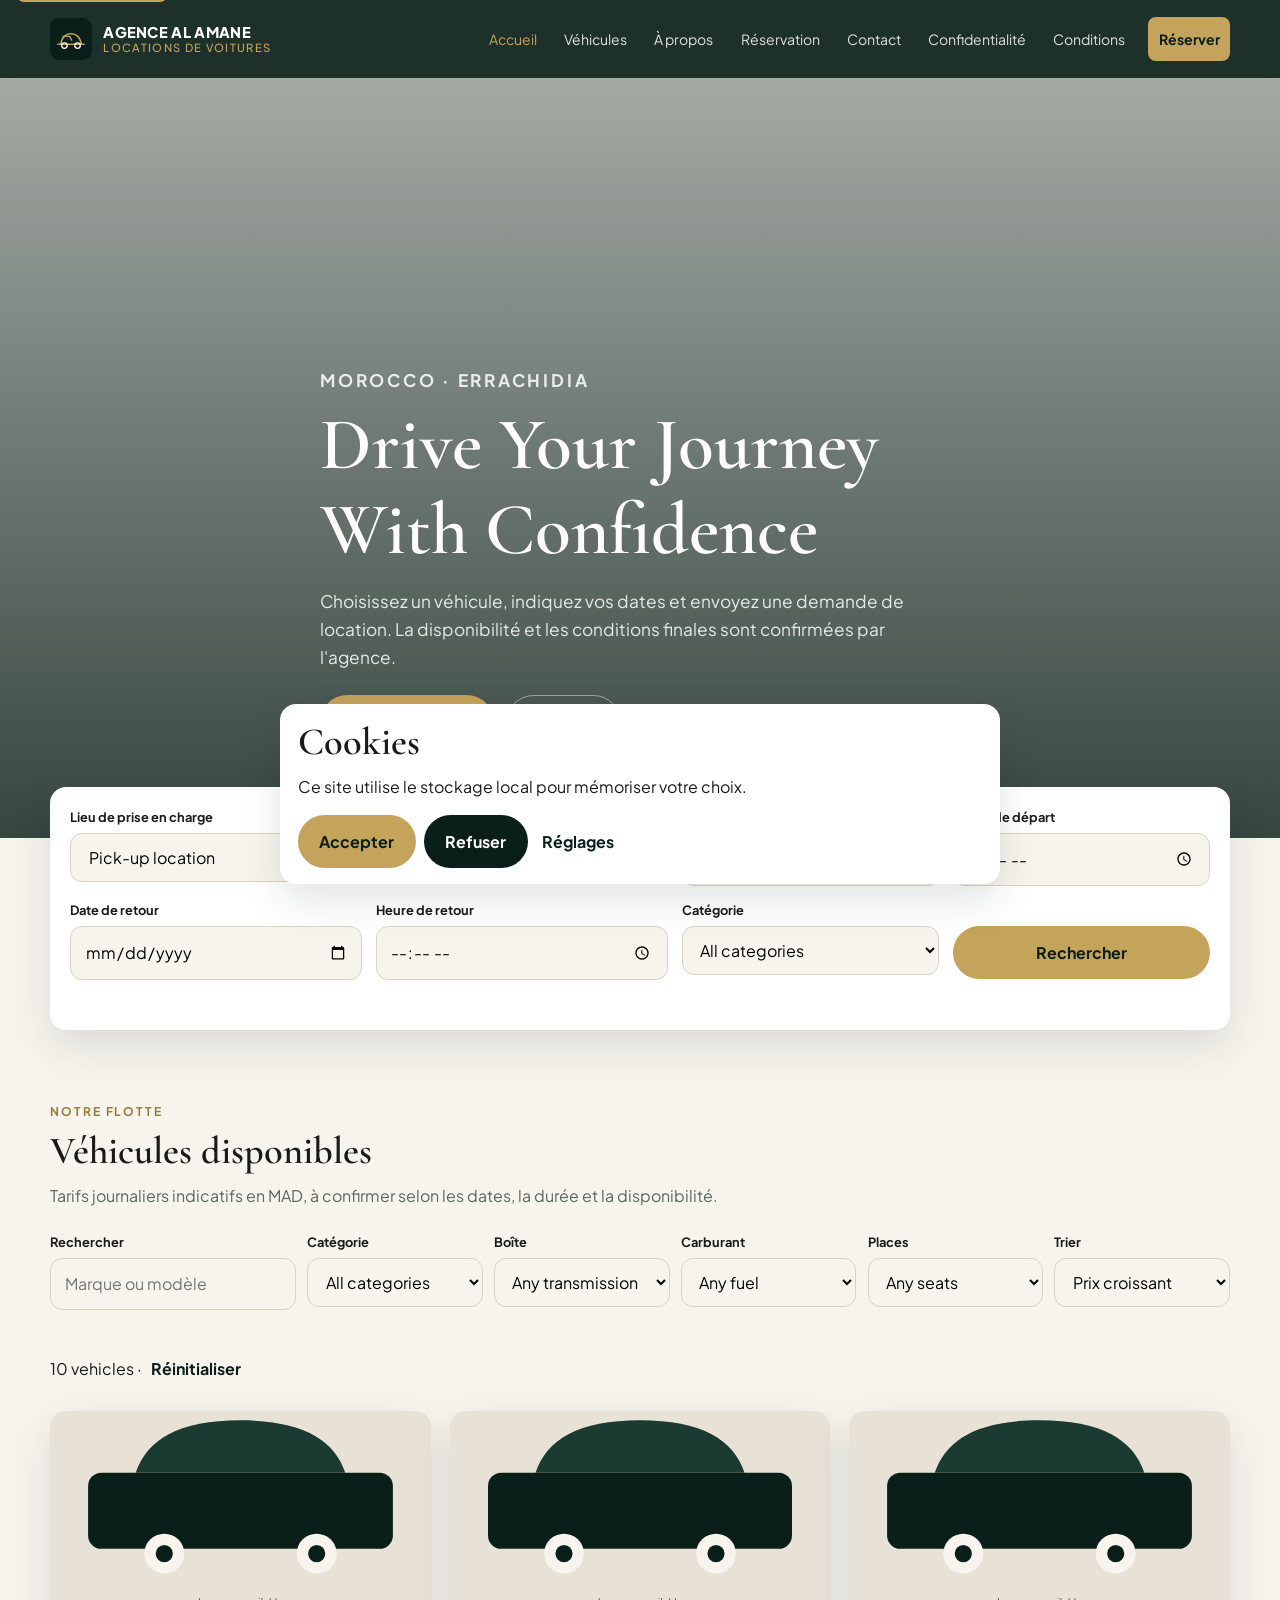
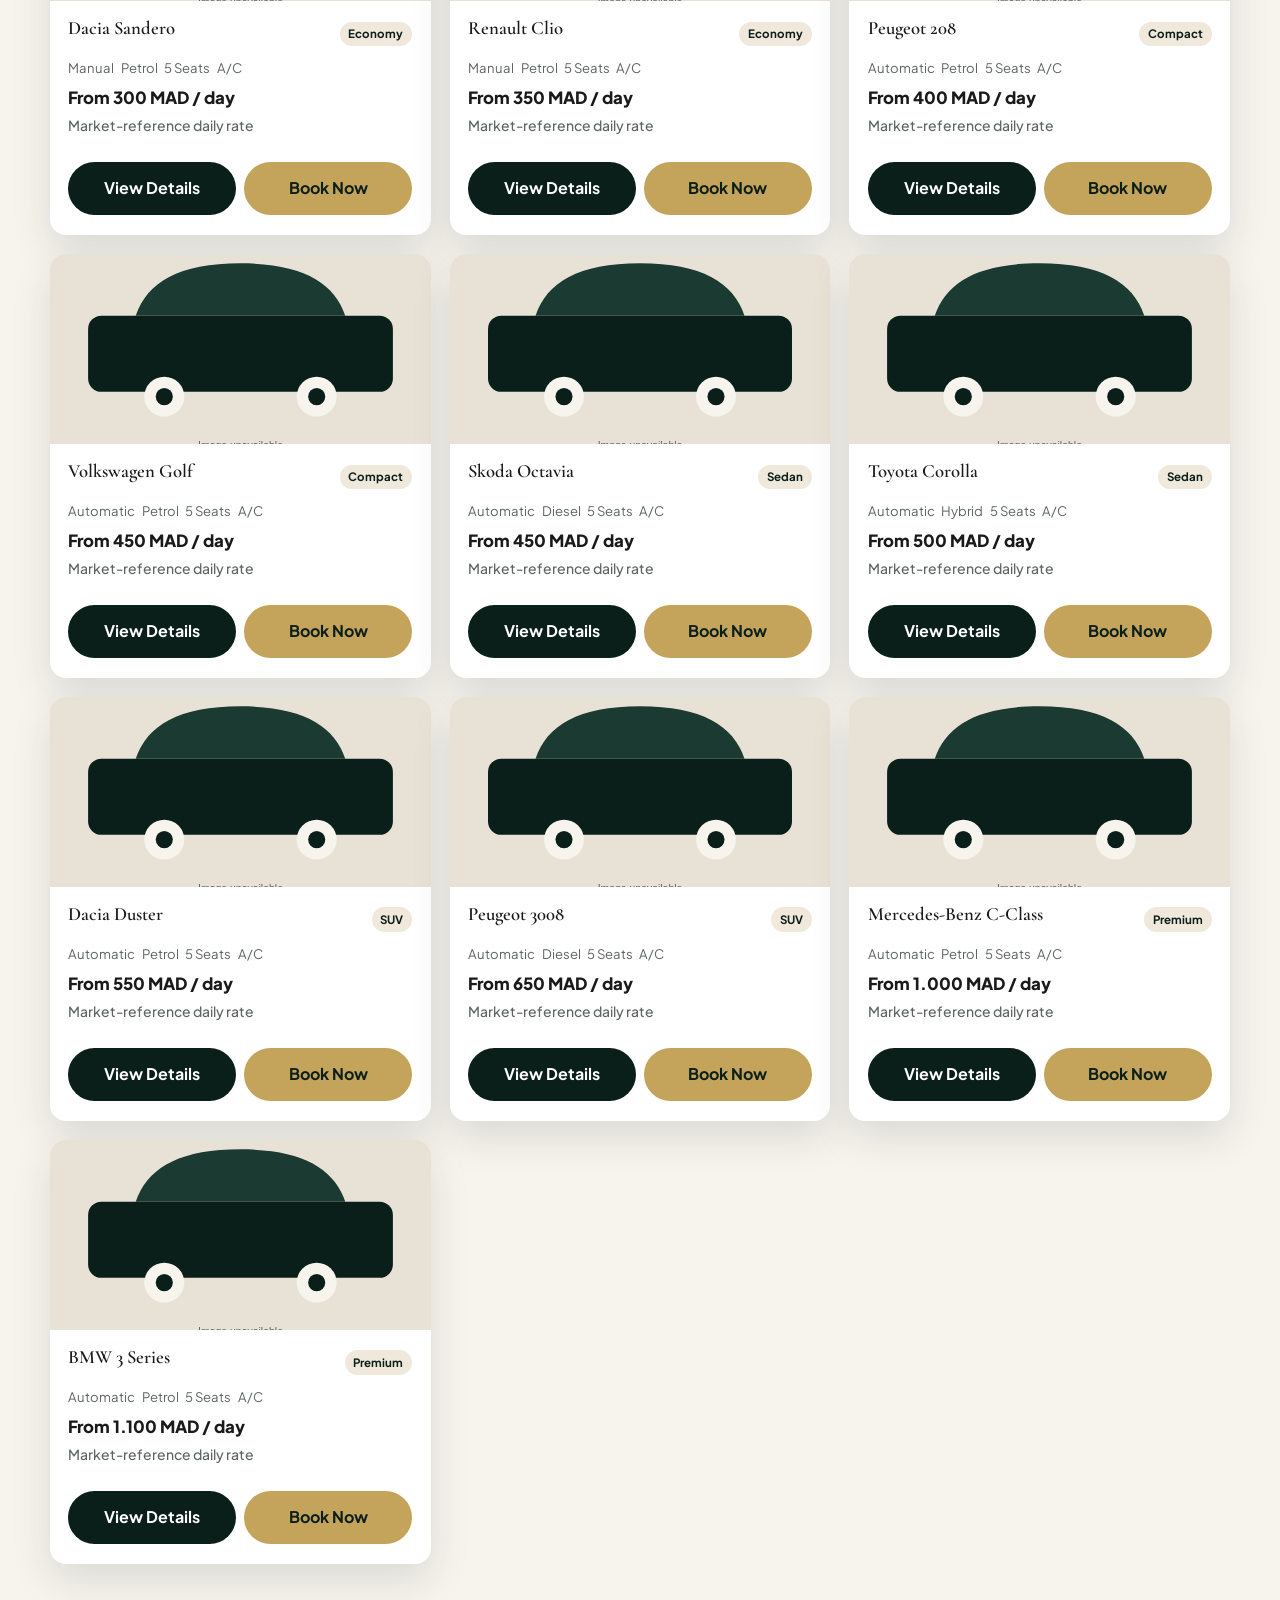
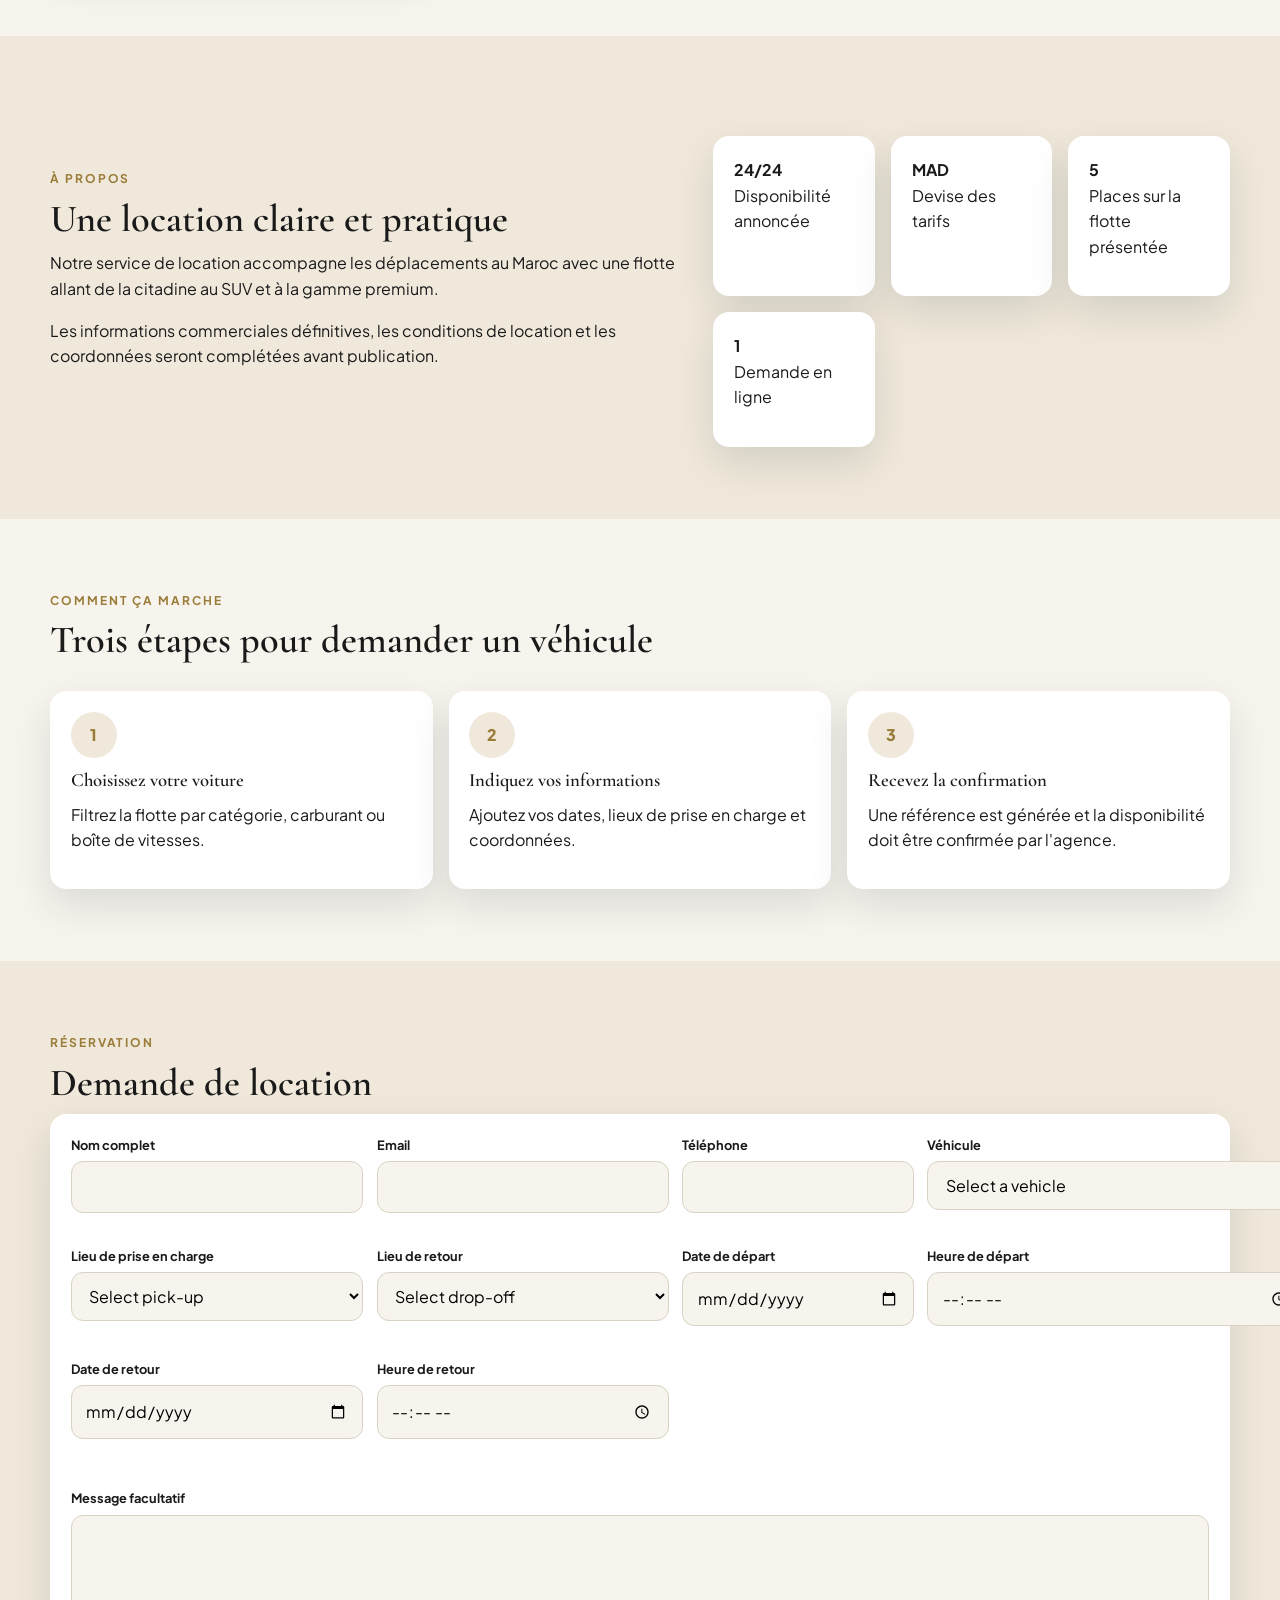
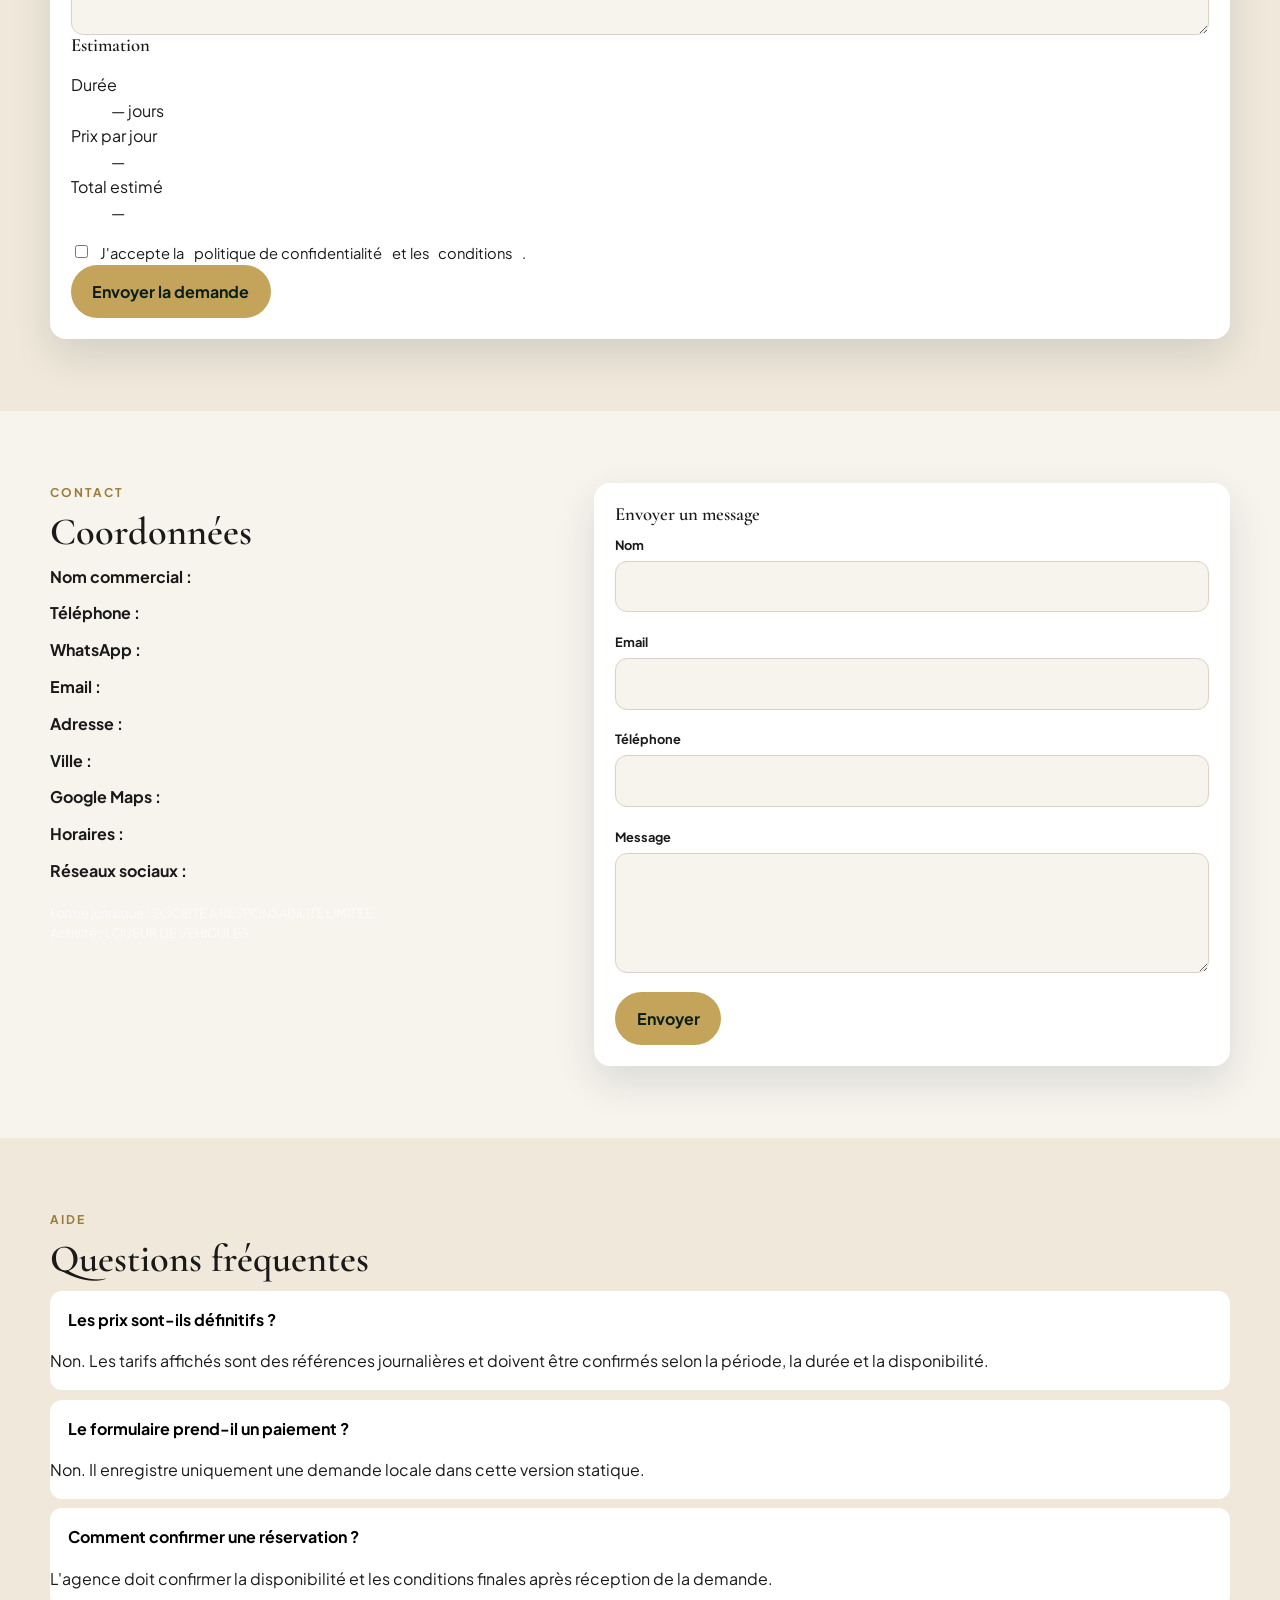
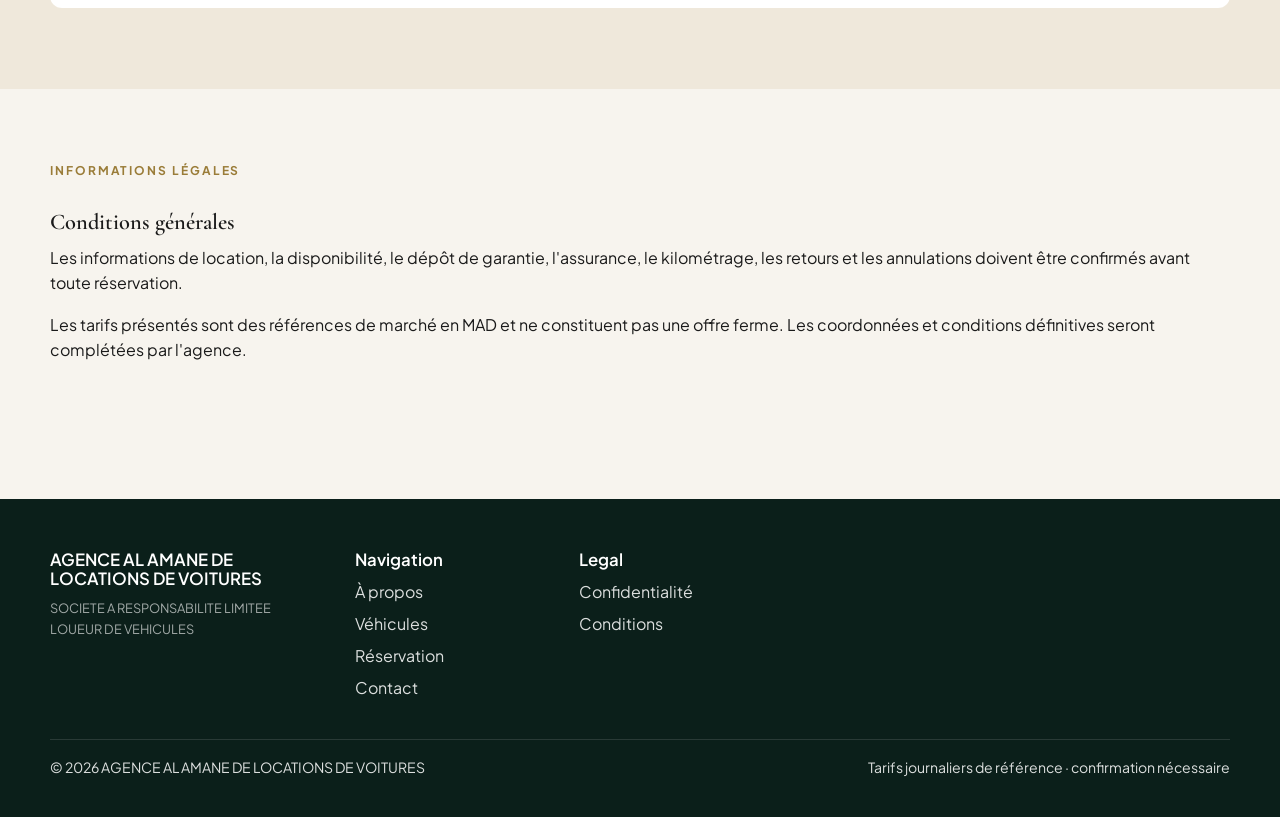
<file: index.html>
<!DOCTYPE html>
<html lang="fr">
<head>
  <meta charset="UTF-8">
  <meta name="viewport" content="width=device-width, initial-scale=1">
  <title>AGENCE AL AMANE DE LOCATIONS DE VOITURES | Morocco</title>
  <meta name="description" content="Browse vehicles and send a car rental request in Morocco.">
  <meta name="robots" content="index,follow">
  <link rel="canonical" href="index.html">
  <link rel="icon" href="assets/icons/logo.svg" type="image/svg+xml">
  <link rel="preconnect" href="https://fonts.googleapis.com">
  <link rel="preconnect" href="https://fonts.gstatic.com" crossorigin>
  <link href="https://fonts.googleapis.com/css2?family=Cormorant+Garamond:wght@600;700&family=Plus+Jakarta+Sans:wght@400;500;600;700;800&display=swap" rel="stylesheet">
  <link rel="stylesheet" href="css/style.css">
</head>
<body data-page="home" class="has-mobile-cta">
  <a class="skip-link" href="#main">Aller au contenu</a>
  <header class="site-header"><div class="container header-inner"><a class="logo" href="#home"><img src="assets/icons/logo.svg" alt=""><span>AGENCE AL AMANE<small>Locations de voitures</small></span></a><button class="nav-toggle" type="button" aria-expanded="false" aria-controls="site-nav" aria-label="Ouvrir le menu"><span></span></button><nav id="site-nav" class="site-nav" aria-label="Navigation principale"><a href="#home" aria-current="page">Accueil</a><a href="#cars">Véhicules</a><a href="#about">À propos</a><a href="#booking">Réservation</a><a href="#contact">Contact</a><a href="privacy-policy.html">Confidentialité</a><a href="#terms">Conditions</a><a class="btn btn-primary" href="#booking">Réserver</a></nav></div></header>
  <main id="main">
    <section class="hero" id="home" aria-label="Introduction"><div class="container hero-content"><p class="section-kicker">Morocco · Errachidia</p><h1>Drive Your Journey With Confidence</h1><p>Choisissez un véhicule, indiquez vos dates et envoyez une demande de location. La disponibilité et les conditions finales sont confirmées par l'agence.</p><div class="hero-actions"><a class="btn btn-primary" href="#cars">Voir les véhicules</a><a class="btn btn-secondary" href="#booking">Réserver</a></div></div></section>
    <div class="container search-panel"><form class="search-card" id="quick-search" novalidate><h2 class="sr-only">Recherche rapide</h2><div class="search-grid"><div class="field"><label for="pickupLocation">Lieu de prise en charge</label><select id="pickupLocation" name="pickupLocation" required></select></div><div class="field"><label for="dropoffLocation">Lieu de retour</label><select id="dropoffLocation" name="dropoffLocation" required></select></div><div class="field"><label for="pickupDate">Date de départ</label><input id="pickupDate" name="pickupDate" type="date" required></div><div class="field"><label for="pickupTime">Heure de départ</label><input id="pickupTime" name="pickupTime" type="time" required></div><div class="field"><label for="returnDate">Date de retour</label><input id="returnDate" name="returnDate" type="date" required></div><div class="field"><label for="returnTime">Heure de retour</label><input id="returnTime" name="returnTime" type="time" required></div><div class="field"><label for="category">Catégorie</label><select id="category" name="category"></select></div><div class="field"><label>&nbsp;</label><button class="btn btn-primary" type="submit">Rechercher</button></div></div><p class="form-error" data-form-error role="alert"></p></form></div>
    <section class="section" id="cars" aria-labelledby="cars-title"><div class="container"><p class="section-kicker">Notre flotte</p><h2 id="cars-title" class="section-title">Véhicules disponibles</h2><p class="section-lead">Tarifs journaliers indicatifs en MAD, à confirmer selon les dates, la durée et la disponibilité.</p><div class="cars-toolbar"><div class="field"><label for="car-search">Rechercher</label><input id="car-search" type="search" placeholder="Marque ou modèle"></div><div class="field"><label for="filter-category">Catégorie</label><select id="filter-category"></select></div><div class="field"><label for="filter-transmission">Boîte</label><select id="filter-transmission"></select></div><div class="field"><label for="filter-fuel">Carburant</label><select id="filter-fuel"></select></div><div class="field"><label for="filter-seats">Places</label><select id="filter-seats"></select></div><div class="field"><label for="filter-sort">Trier</label><select id="filter-sort"><option value="price-asc">Prix croissant</option><option value="price-desc">Prix décroissant</option><option value="az">A à Z</option><option value="za">Z à A</option></select></div></div><p><span id="results-count"></span> · <button class="btn btn-text" type="button" id="reset-filters">Réinitialiser</button></p><div id="car-list" class="car-grid" aria-live="polite"></div></div></section>
    <section class="section" id="about" style="background:#efe8db" aria-labelledby="about-title"><div class="container split"><div><p class="section-kicker">À propos</p><h2 id="about-title" class="section-title">Une location claire et pratique</h2><p>Notre service de location accompagne les déplacements au Maroc avec une flotte allant de la citadine au SUV et à la gamme premium.</p><p>Les informations commerciales définitives, les conditions de location et les coordonnées seront complétées avant publication.</p></div><div class="stats-grid"><article class="stat-card card"><strong>24/24</strong><p>Disponibilité annoncée</p></article><article class="stat-card card"><strong>MAD</strong><p>Devise des tarifs</p></article><article class="stat-card card"><strong>5</strong><p>Places sur la flotte présentée</p></article><article class="stat-card card"><strong>1</strong><p>Demande en ligne</p></article></div></div></section>
    <section class="section" aria-labelledby="how-title"><div class="container"><p class="section-kicker">Comment ça marche</p><h2 id="how-title" class="section-title">Trois étapes pour demander un véhicule</h2><div class="steps"><article class="step-card"><div class="icon-circle">1</div><h3>Choisissez votre voiture</h3><p>Filtrez la flotte par catégorie, carburant ou boîte de vitesses.</p></article><article class="step-card"><div class="icon-circle">2</div><h3>Indiquez vos informations</h3><p>Ajoutez vos dates, lieux de prise en charge et coordonnées.</p></article><article class="step-card"><div class="icon-circle">3</div><h3>Recevez la confirmation</h3><p>Une référence est générée et la disponibilité doit être confirmée par l'agence.</p></article></div></div></section>
    <section class="section" id="booking" style="background:#efe8db" aria-labelledby="booking-title"><div class="container"><p class="section-kicker">Réservation</p><h2 id="booking-title" class="section-title">Demande de location</h2><form class="card booking-form" id="booking-form" style="padding:1.3rem" novalidate><div class="form-grid"><div class="field"><label for="fullName">Nom complet</label><input id="fullName" name="fullName" autocomplete="name" required><span class="field-error"></span></div><div class="field"><label for="email">Email</label><input id="email" name="email" type="email" autocomplete="email" required><span class="field-error"></span></div><div class="field"><label for="phone">Téléphone</label><input id="phone" name="phone" autocomplete="tel" inputmode="tel" required><span class="field-error"></span></div><div class="field"><label for="vehicleId">Véhicule</label><select id="vehicleId" name="vehicleId" required></select><span class="field-error"></span></div><div class="field"><label for="b-pickupLocation">Lieu de prise en charge</label><select id="b-pickupLocation" name="pickupLocation" required></select><span class="field-error"></span></div><div class="field"><label for="b-dropoffLocation">Lieu de retour</label><select id="b-dropoffLocation" name="dropoffLocation" required></select><span class="field-error"></span></div><div class="field"><label for="b-pickupDate">Date de départ</label><input id="b-pickupDate" name="pickupDate" type="date" required><span class="field-error"></span></div><div class="field"><label for="b-pickupTime">Heure de départ</label><input id="b-pickupTime" name="pickupTime" type="time" required><span class="field-error"></span></div><div class="field"><label for="b-returnDate">Date de retour</label><input id="b-returnDate" name="returnDate" type="date" required><span class="field-error"></span></div><div class="field"><label for="b-returnTime">Heure de retour</label><input id="b-returnTime" name="returnTime" type="time" required><span class="field-error"></span></div></div><p class="form-error" id="date-error" role="alert"></p><div class="field"><label for="message">Message facultatif</label><textarea id="message" name="message"></textarea></div><h3>Estimation</h3><dl class="estimate"><dt>Durée</dt><dd><span id="calc-days">—</span> jours</dd><dt>Prix par jour</dt><dd id="calc-price">—</dd><dt>Total estimé</dt><dd id="calc-total">—</dd></dl><label class="checkbox"><input type="checkbox" name="acceptTerms" required> J'accepte la <a href="privacy-policy.html">politique de confidentialité</a> et les <a href="#terms">conditions</a>.<span class="field-error"></span></label><button class="btn btn-primary" type="submit">Envoyer la demande</button></form></div></section>
    <section class="section" id="contact" aria-labelledby="contact-title"><div class="container contact-grid"><div><p class="section-kicker">Contact</p><h2 id="contact-title" class="section-title">Coordonnées</h2><ul class="info-list"><li><strong>Nom commercial :</strong></li><li><strong>Téléphone :</strong></li><li><strong>WhatsApp :</strong></li><li><strong>Email :</strong></li><li><strong>Adresse :</strong></li><li><strong>Ville :</strong></li><li><strong>Google Maps :</strong></li><li><strong>Horaires :</strong></li><li><strong>Réseaux sociaux :</strong></li></ul><p class="legal-id">Forme juridique : SOCIETE A RESPONSABILITE LIMITEE<br>Activité : LOUEUR DE VEHICULES</p></div><form class="card" id="contact-form" style="padding:1.3rem" novalidate><h3>Envoyer un message</h3><p class="form-success" id="contact-success" hidden></p><div class="field"><label for="home-name">Nom</label><input id="home-name" name="name" required><span class="field-error"></span></div><div class="field"><label for="home-email">Email</label><input id="home-email" name="email" type="email" required><span class="field-error"></span></div><div class="field"><label for="home-phone">Téléphone</label><input id="home-phone" name="phone" required><span class="field-error"></span></div><div class="field"><label for="home-message">Message</label><textarea id="home-message" name="message" required></textarea><span class="field-error"></span></div><button class="btn btn-primary" type="submit">Envoyer</button></form></div></section>
    <section class="section" id="faq" style="background:#efe8db" aria-labelledby="faq-title"><div class="container"><p class="section-kicker">Aide</p><h2 id="faq-title" class="section-title">Questions fréquentes</h2><div class="faq-item"><button type="button" aria-expanded="false">Les prix sont-ils définitifs ?</button><p>Non. Les tarifs affichés sont des références journalières et doivent être confirmés selon la période, la durée et la disponibilité.</p></div><div class="faq-item"><button type="button" aria-expanded="false">Le formulaire prend-il un paiement ?</button><p>Non. Il enregistre uniquement une demande locale dans cette version statique.</p></div><div class="faq-item"><button type="button" aria-expanded="false">Comment confirmer une réservation ?</button><p>L'agence doit confirmer la disponibilité et les conditions finales après réception de la demande.</p></div></div></section>
    <section class="section legal-page" id="terms" aria-labelledby="terms-title"><div class="container"><p class="section-kicker">Informations légales</p><h2 id="terms-title" class="section-title">Conditions générales</h2><p>Les informations de location, la disponibilité, le dépôt de garantie, l'assurance, le kilométrage, les retours et les annulations doivent être confirmés avant toute réservation.</p><p>Les tarifs présentés sont des références de marché en MAD et ne constituent pas une offre ferme. Les coordonnées et conditions définitives seront complétées par l'agence.</p></div></section>
  </main>
  <footer class="site-footer"><div class="container footer-grid"><div><h2>AGENCE AL AMANE DE LOCATIONS DE VOITURES</h2><p class="legal-id">SOCIETE A RESPONSABILITE LIMITEE<br>LOUEUR DE VEHICULES</p></div><div><h3>Navigation</h3><ul><li><a href="#about">À propos</a></li><li><a href="#cars">Véhicules</a></li><li><a href="#booking">Réservation</a></li><li><a href="#contact">Contact</a></li></ul></div><div><h3>Legal</h3><ul><li><a href="privacy-policy.html">Confidentialité</a></li><li><a href="#terms">Conditions</a></li></ul></div></div><div class="container footer-bottom"><p>© <span data-year></span> AGENCE AL AMANE DE LOCATIONS DE VOITURES</p><p>Tarifs journaliers de référence · confirmation nécessaire</p></div></footer>
  <div class="modal" id="car-modal" aria-hidden="true" role="dialog" aria-labelledby="modal-title"><div class="modal-dialog"><button class="modal-close" type="button" aria-label="Fermer">&times;</button><img id="modal-image" alt="" width="760" height="280"><div class="modal-body"><h2 id="modal-title"></h2><p id="modal-category" class="badge"></p><p id="modal-price" class="price"></p><p id="modal-specs"></p><p id="modal-description"></p><a class="btn btn-primary" id="modal-book" href="#booking">Réserver ce véhicule</a></div></div></div>
  <div class="modal" id="booking-success" aria-hidden="true" role="dialog" aria-labelledby="success-title"><div class="modal-dialog modal-body"><button class="modal-close" type="button" id="close-success" aria-label="Fermer">&times;</button><h2 id="success-title">Demande envoyée</h2><p>Référence : <strong id="confirm-ref"></strong></p><p>Véhicule : <span id="confirm-car"></span></p><p>Total estimé : <span id="confirm-total"></span></p></div></div>
  <div class="cookie-banner" id="cookie-banner" role="dialog" aria-labelledby="cookie-title"><h2 id="cookie-title" class="section-title">Cookies</h2><p>Ce site utilise le stockage local pour mémoriser votre choix.</p><div class="cookie-actions"><button class="btn btn-primary" id="cookie-accept" type="button">Accepter</button><button class="btn btn-ghost" id="cookie-decline" type="button">Refuser</button><button class="btn btn-text" id="cookie-settings-btn" type="button">Réglages</button></div><div class="cookie-settings" id="cookie-settings"><label class="checkbox"><input type="checkbox" checked disabled> Essentiel</label><label class="checkbox"><input id="cookie-analytics" type="checkbox"> Analytique facultatif</label><button class="btn btn-primary" id="cookie-save" type="button">Enregistrer</button></div></div>
  <button class="scroll-top" id="scroll-top" type="button" aria-label="Retour en haut">↑</button><div class="mobile-cta"><a class="btn btn-primary" href="#booking">Réserver</a></div><script src="js/script.js"></script>
</body>
</html>
</file>
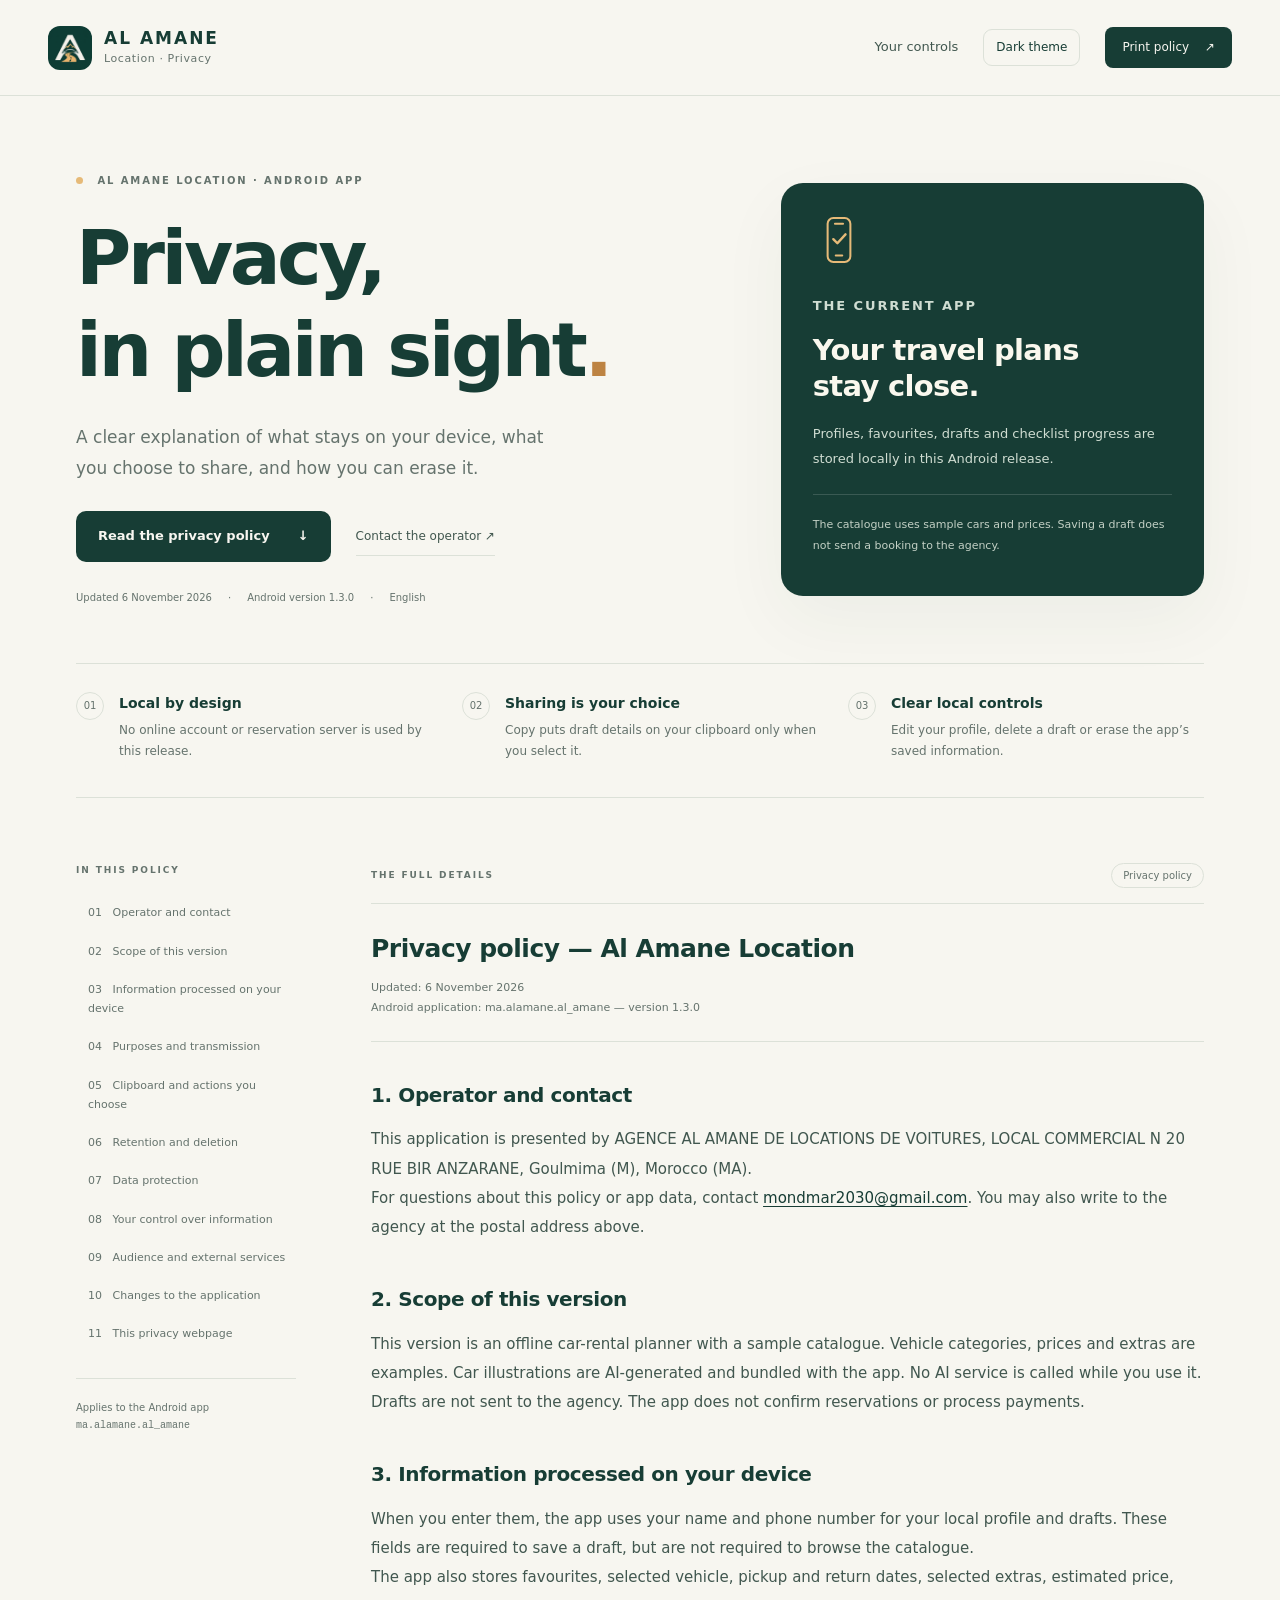
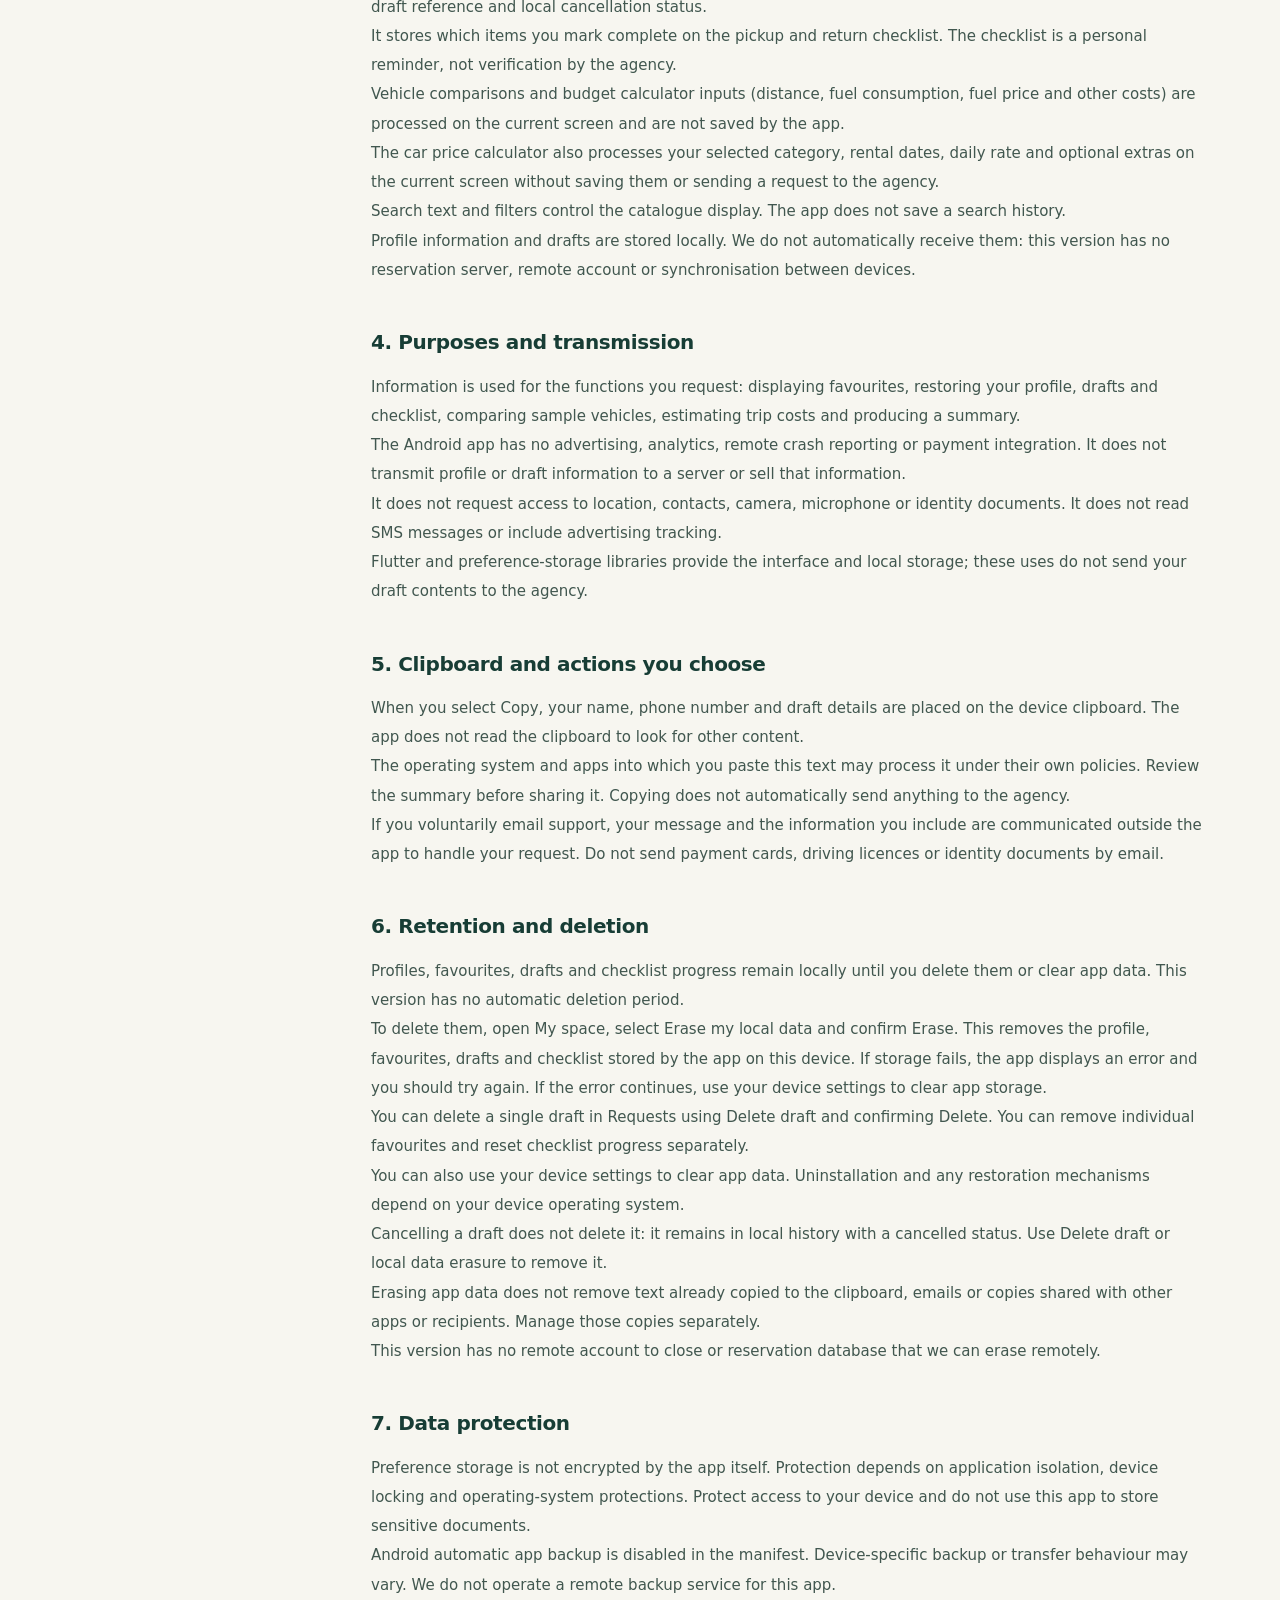
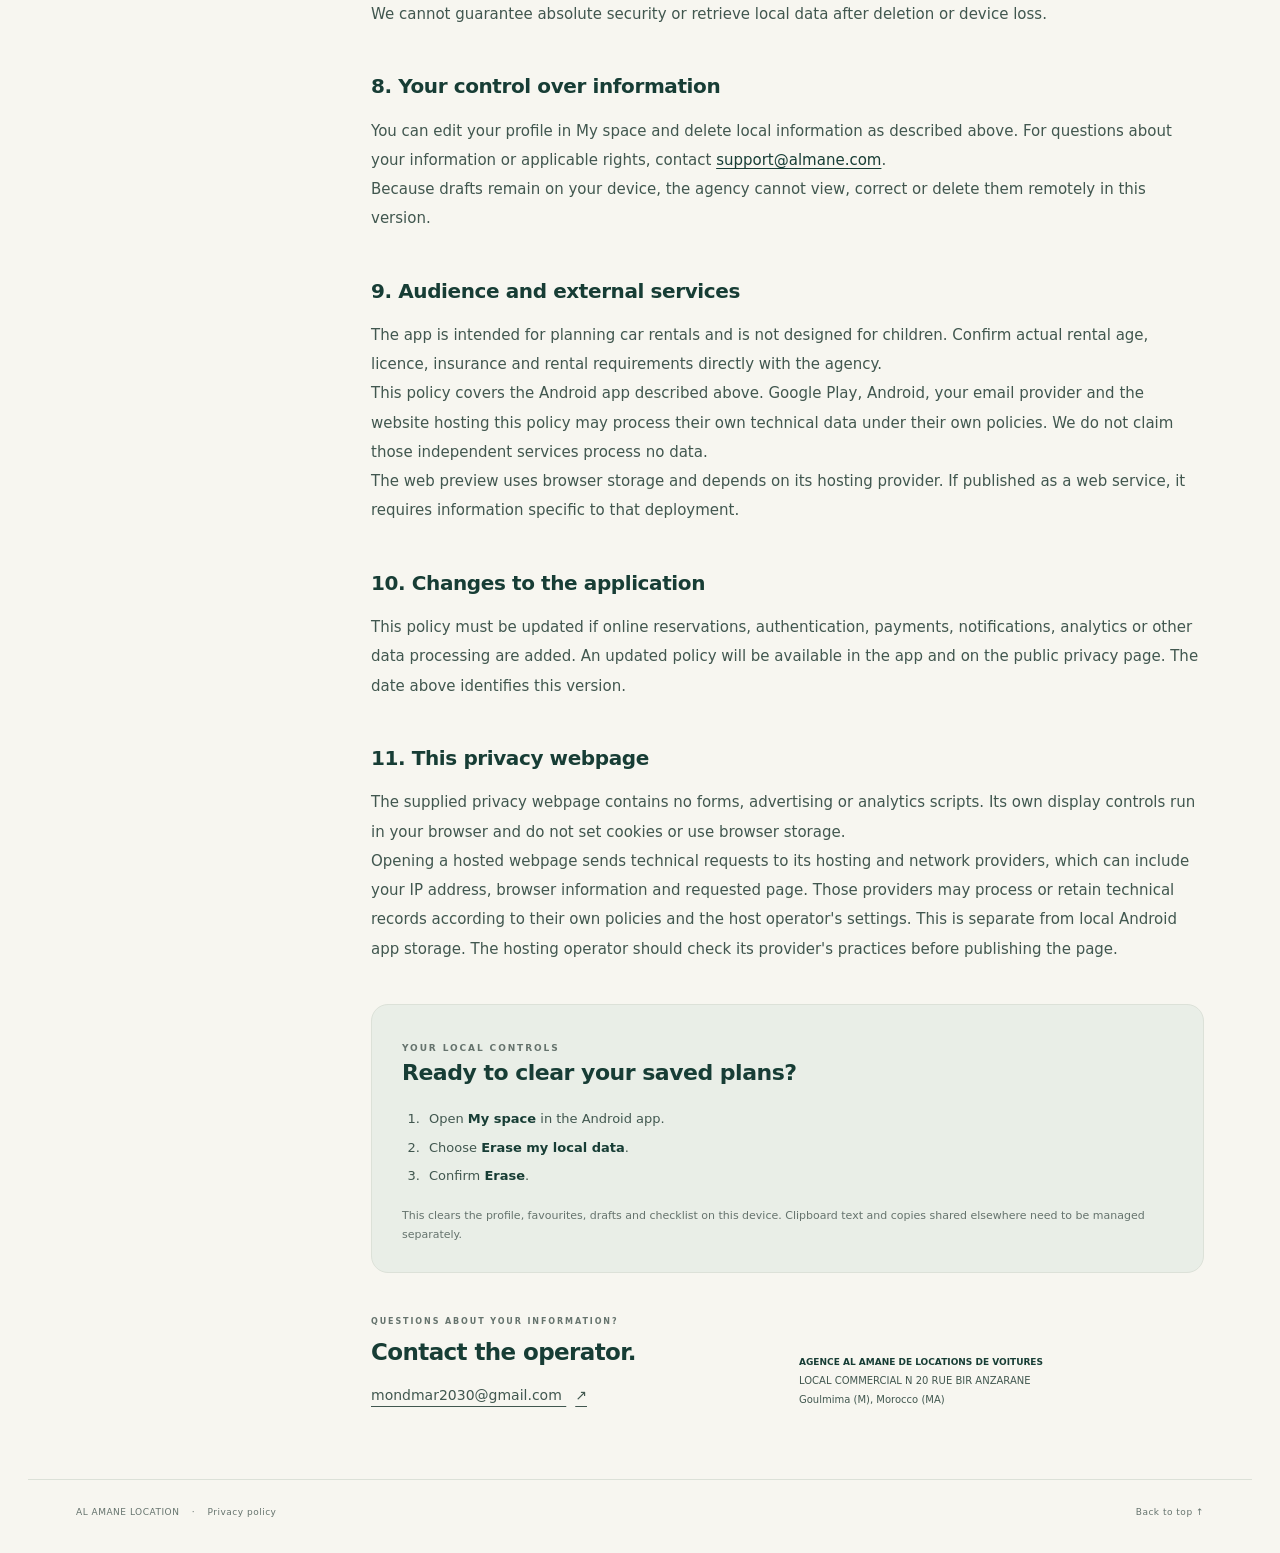
<file: privacy-policy.html>
<!doctype html>
<html lang="en" data-theme="light">
<head>
  <meta charset="utf-8">
  <meta name="viewport" content="width=device-width, initial-scale=1">
  <meta name="description" content="Privacy policy for Al Amane Location, the offline car-rental planning app for Goulmima, Morocco.">
  <meta name="referrer" content="no-referrer">
  <meta http-equiv="Content-Security-Policy" content="default-src 'self'; script-src 'self'; style-src 'self'; img-src 'self' data:; connect-src 'none'; object-src 'none'; base-uri 'none'; form-action 'none'">
  <meta name="theme-color" content="#173d35">
  <title>Privacy policy — Al Amane Location</title>
  <link rel="icon" href="privacy-assets/logo.png" type="image/png">
  <link rel="stylesheet" href="privacy-assets/styles.css">
  <script src="privacy-assets/site.js" defer></script>
</head>
<body>
  <a class="skip-link" href="#policy-text">Skip to the privacy policy</a>
  <header class="site-header">
    <a class="brand" href="#top" aria-label="Al Amane Location privacy page">
      <img src="privacy-assets/logo.png" width="44" height="44" alt="Al Amane emblem">
      <span><strong>AL AMANE</strong><small>Location · Privacy</small></span>
    </a>
    <nav class="header-actions" aria-label="Page controls">
      <a href="#policy-6" class="header-link">Your controls</a>
      <button type="button" id="theme-toggle" class="icon-button" aria-label="Dark theme" aria-pressed="false" hidden>Dark theme</button>
      <button type="button" id="print-button" class="print-button" hidden>Print policy <span aria-hidden="true">↗</span></button>
    </nav>
  </header>
  <progress id="reading-progress" class="reading-progress" max="100" value="0" aria-label="Page reading progress" hidden></progress>
  <main id="top">
    <section class="hero" aria-labelledby="page-title">
      <div class="hero-copy">
        <p class="eyebrow"><span class="status-dot" aria-hidden="true"></span> AL AMANE LOCATION · ANDROID APP</p>
        <h1 id="page-title">Privacy,<br>in plain sight<span class="gold-stop">.</span></h1>
        <p class="hero-lead">A clear explanation of what stays on your device, what you choose to share, and how you can erase it.</p>
        <div class="hero-buttons"><a class="primary-link" href="#policy-text">Read the privacy policy <span aria-hidden="true">↓</span></a><a class="text-link" href="#policy-1">Contact the operator <span aria-hidden="true">↗</span></a></div>
        <div class="edition"><span>Updated <time datetime="2026-11-06">6 November 2026</time></span><span>Android version 1.3.0</span><span>English</span></div>
      </div>
      <aside class="hero-note" aria-label="About this release">
        <div class="note-symbol" aria-hidden="true"><svg viewBox="0 0 64 64" fill="none"><rect x="18" y="5" width="28" height="54" rx="7" stroke="currentColor" stroke-width="2.5"/><path d="M27 12h10M28 51h8" stroke="currentColor" stroke-width="2.5" stroke-linecap="round"/><path d="m25 31 5 5 10-11" stroke="currentColor" stroke-width="3" stroke-linecap="round" stroke-linejoin="round"/></svg></div>
        <p class="eyebrow">THE CURRENT APP</p><h2>Your travel plans<br>stay close.</h2>
        <p>Profiles, favourites, drafts and checklist progress are stored locally in this Android release.</p>
        <div class="note-rule"></div>
        <p class="note-small">The catalogue uses sample cars and prices. Saving a draft does not send a booking to the agency.</p>
      </aside>
    </section>
    <section class="quick-facts" aria-label="Privacy overview">
      <article><span class="fact-number">01</span><div><h2>Local by design</h2><p>No online account or reservation server is used by this release.</p></div></article>
      <article><span class="fact-number">02</span><div><h2>Sharing is your choice</h2><p>Copy puts draft details on your clipboard only when you select it.</p></div></article>
      <article><span class="fact-number">03</span><div><h2>Clear local controls</h2><p>Edit your profile, delete a draft or erase the app’s saved information.</p></div></article>
    </section>
    <div class="document-layout">
      <aside class="contents-panel"><p class="eyebrow">IN THIS POLICY</p><nav aria-label="Policy contents"><a href="#policy-1">01 &nbsp; Operator and contact</a>
<a href="#policy-2">02 &nbsp; Scope of this version</a>
<a href="#policy-3">03 &nbsp; Information processed on your device</a>
<a href="#policy-4">04 &nbsp; Purposes and transmission</a>
<a href="#policy-5">05 &nbsp; Clipboard and actions you choose</a>
<a href="#policy-6">06 &nbsp; Retention and deletion</a>
<a href="#policy-7">07 &nbsp; Data protection</a>
<a href="#policy-8">08 &nbsp; Your control over information</a>
<a href="#policy-9">09 &nbsp; Audience and external services</a>
<a href="#policy-10">10 &nbsp; Changes to the application</a>
<a href="#policy-11">11 &nbsp; This privacy webpage</a></nav><div class="contents-foot">Applies to the Android app<br><code>ma.alamane.al_amane</code></div></aside>
      <div class="policy-column">
        <details class="mobile-contents"><summary>Jump to a policy section</summary><nav aria-label="Mobile policy contents"><a href="#policy-1">01 &nbsp; Operator and contact</a>
<a href="#policy-2">02 &nbsp; Scope of this version</a>
<a href="#policy-3">03 &nbsp; Information processed on your device</a>
<a href="#policy-4">04 &nbsp; Purposes and transmission</a>
<a href="#policy-5">05 &nbsp; Clipboard and actions you choose</a>
<a href="#policy-6">06 &nbsp; Retention and deletion</a>
<a href="#policy-7">07 &nbsp; Data protection</a>
<a href="#policy-8">08 &nbsp; Your control over information</a>
<a href="#policy-9">09 &nbsp; Audience and external services</a>
<a href="#policy-10">10 &nbsp; Changes to the application</a>
<a href="#policy-11">11 &nbsp; This privacy webpage</a></nav></details>
        <div class="document-heading"><span class="eyebrow">THE FULL DETAILS</span><span class="document-label">Privacy policy</span></div>
        <article id="policy-text" class="policy-document" aria-label="Full privacy policy"><p class="policy-name">Privacy policy — Al Amane Location</p>
<p class="policy-meta">Updated: 6 November 2026<br>Android application: ma.alamane.al_amane — version 1.3.0</p>
<section id="policy-1" class="policy-section"><h2>1. Operator and contact</h2>
<p>This application is presented by AGENCE AL AMANE DE LOCATIONS DE VOITURES, LOCAL COMMERCIAL N 20 RUE BIR ANZARANE, Goulmima (M), Morocco (MA).<br>For questions about this policy or app data, contact <a href="mailto:support@almane.com">mondmar2030@gmail.com</a>. You may also write to the agency at the postal address above.</p>
</section>
<section id="policy-2" class="policy-section"><h2>2. Scope of this version</h2>
<p>This version is an offline car-rental planner with a sample catalogue. Vehicle categories, prices and extras are examples. Car illustrations are AI-generated and bundled with the app. No AI service is called while you use it.<br>Drafts are not sent to the agency. The app does not confirm reservations or process payments.</p>
</section>
<section id="policy-3" class="policy-section"><h2>3. Information processed on your device</h2>
<p>When you enter them, the app uses your name and phone number for your local profile and drafts. These fields are required to save a draft, but are not required to browse the catalogue.<br>The app also stores favourites, selected vehicle, pickup and return dates, selected extras, estimated price, draft reference and local cancellation status.<br>It stores which items you mark complete on the pickup and return checklist. The checklist is a personal reminder, not verification by the agency.<br>Vehicle comparisons and budget calculator inputs (distance, fuel consumption, fuel price and other costs) are processed on the current screen and are not saved by the app.<br>The car price calculator also processes your selected category, rental dates, daily rate and optional extras on the current screen without saving them or sending a request to the agency.<br>Search text and filters control the catalogue display. The app does not save a search history.<br>Profile information and drafts are stored locally. We do not automatically receive them: this version has no reservation server, remote account or synchronisation between devices.</p>
</section>
<section id="policy-4" class="policy-section"><h2>4. Purposes and transmission</h2>
<p>Information is used for the functions you request: displaying favourites, restoring your profile, drafts and checklist, comparing sample vehicles, estimating trip costs and producing a summary.<br>The Android app has no advertising, analytics, remote crash reporting or payment integration. It does not transmit profile or draft information to a server or sell that information.<br>It does not request access to location, contacts, camera, microphone or identity documents. It does not read SMS messages or include advertising tracking.<br>Flutter and preference-storage libraries provide the interface and local storage; these uses do not send your draft contents to the agency.</p>
</section>
<section id="policy-5" class="policy-section"><h2>5. Clipboard and actions you choose</h2>
<p>When you select Copy, your name, phone number and draft details are placed on the device clipboard. The app does not read the clipboard to look for other content.<br>The operating system and apps into which you paste this text may process it under their own policies. Review the summary before sharing it. Copying does not automatically send anything to the agency.<br>If you voluntarily email support, your message and the information you include are communicated outside the app to handle your request. Do not send payment cards, driving licences or identity documents by email.</p>
</section>
<section id="policy-6" class="policy-section"><h2>6. Retention and deletion</h2>
<p>Profiles, favourites, drafts and checklist progress remain locally until you delete them or clear app data. This version has no automatic deletion period.<br>To delete them, open My space, select Erase my local data and confirm Erase. This removes the profile, favourites, drafts and checklist stored by the app on this device. If storage fails, the app displays an error and you should try again. If the error continues, use your device settings to clear app storage.<br>You can delete a single draft in Requests using Delete draft and confirming Delete. You can remove individual favourites and reset checklist progress separately.<br>You can also use your device settings to clear app data. Uninstallation and any restoration mechanisms depend on your device operating system.<br>Cancelling a draft does not delete it: it remains in local history with a cancelled status. Use Delete draft or local data erasure to remove it.<br>Erasing app data does not remove text already copied to the clipboard, emails or copies shared with other apps or recipients. Manage those copies separately.<br>This version has no remote account to close or reservation database that we can erase remotely.</p>
</section>
<section id="policy-7" class="policy-section"><h2>7. Data protection</h2>
<p>Preference storage is not encrypted by the app itself. Protection depends on application isolation, device locking and operating-system protections. Protect access to your device and do not use this app to store sensitive documents.<br>Android automatic app backup is disabled in the manifest. Device-specific backup or transfer behaviour may vary. We do not operate a remote backup service for this app.<br>We cannot guarantee absolute security or retrieve local data after deletion or device loss.</p>
</section>
<section id="policy-8" class="policy-section"><h2>8. Your control over information</h2>
<p>You can edit your profile in My space and delete local information as described above. For questions about your information or applicable rights, contact <a href="mailto:support@almane.com">support@almane.com</a>.<br>Because drafts remain on your device, the agency cannot view, correct or delete them remotely in this version.</p>
</section>
<section id="policy-9" class="policy-section"><h2>9. Audience and external services</h2>
<p>The app is intended for planning car rentals and is not designed for children. Confirm actual rental age, licence, insurance and rental requirements directly with the agency.<br>This policy covers the Android app described above. Google Play, Android, your email provider and the website hosting this policy may process their own technical data under their own policies. We do not claim those independent services process no data.<br>The web preview uses browser storage and depends on its hosting provider. If published as a web service, it requires information specific to that deployment.</p>
</section>
<section id="policy-10" class="policy-section"><h2>10. Changes to the application</h2>
<p>This policy must be updated if online reservations, authentication, payments, notifications, analytics or other data processing are added. An updated policy will be available in the app and on the public privacy page. The date above identifies this version.</p>
</section>
<section id="policy-11" class="policy-section"><h2>11. This privacy webpage</h2>
<p>The supplied privacy webpage contains no forms, advertising or analytics scripts. Its own display controls run in your browser and do not set cookies or use browser storage.<br>Opening a hosted webpage sends technical requests to its hosting and network providers, which can include your IP address, browser information and requested page. Those providers may process or retain technical records according to their own policies and the host operator&#x27;s settings. This is separate from local Android app storage. The hosting operator should check its provider&#x27;s practices before publishing the page.</p>
</section></article>
        <aside class="delete-guide" aria-labelledby="delete-title"><span class="eyebrow">YOUR LOCAL CONTROLS</span><h2 id="delete-title">Ready to clear your saved plans?</h2><ol><li>Open <strong>My space</strong> in the Android app.</li><li>Choose <strong>Erase my local data</strong>.</li><li>Confirm <strong>Erase</strong>.</li></ol><p>This clears the profile, favourites, drafts and checklist on this device. Clipboard text and copies shared elsewhere need to be managed separately.</p></aside>
        <section class="contact-panel" aria-labelledby="contact-title"><div><p class="eyebrow">QUESTIONS ABOUT YOUR INFORMATION?</p><h2 id="contact-title">Contact the operator.</h2><a class="contact-email" href="mailto:support@almane.com">mondmar2030@gmail.com <span aria-hidden="true">↗</span></a></div><address><strong>AGENCE AL AMANE DE LOCATIONS DE VOITURES</strong><br>LOCAL COMMERCIAL N 20 RUE BIR ANZARANE<br>Goulmima (M), Morocco (MA)</address></section>
      </div>
    </div>
  </main>
  <footer class="site-footer"><span>AL AMANE LOCATION <span class="footer-dot">·</span> Privacy policy</span><a href="#top">Back to top ↑</a></footer>
</body>
</html>
</file>
<file: css/style.css>
/* ============================================
   AGENCE AL AMANE — Car Rental
   ============================================ */

:root {
  --forest: #0b1f1a;
  --forest-soft: #143029;
  --gold: #c4a35a;
  --gold-dark: #9a7c38;
  --cream: #f7f4ee;
  --cream-2: #efe8db;
  --ink: #1a1a1a;
  --muted: #5c6560;
  --line: #d9d2c5;
  --white: #ffffff;
  --error: #b42318;
  --success: #1b7a4e;
  --shadow: 0 16px 40px rgba(11, 31, 26, 0.12);
  --radius: 16px;
  --header-h: 78px;
  --font: "Plus Jakarta Sans", system-ui, sans-serif;
  --display: "Cormorant Garamond", Georgia, serif;
  --max: 1180px;
}

*,
*::before,
*::after {
  box-sizing: border-box;
}

html {
  scroll-behavior: smooth;
}

body {
  margin: 0;
  font-family: var(--font);
  color: var(--ink);
  background: var(--cream);
  line-height: 1.6;
  min-height: 100vh;
}

img {
  max-width: 100%;
  height: auto;
  display: block;
}

a {
  color: inherit;
  text-decoration: none;
}

button,
input,
select,
textarea {
  font: inherit;
}

h1,
h2,
h3,
h4 {
  font-family: var(--display);
  font-weight: 600;
  line-height: 1.15;
  margin: 0 0 0.6rem;
}

p {
  margin: 0 0 1rem;
}

:focus-visible {
  outline: 3px solid var(--gold);
  outline-offset: 3px;
}

.skip-link {
  position: absolute;
  left: 1rem;
  top: -40px;
  background: var(--gold);
  color: var(--forest);
  padding: 0.5rem 1rem;
  z-index: 1000;
  border-radius: 8px;
}

.skip-link:focus {
  top: 1rem;
}

.container {
  width: min(100% - 2rem, var(--max));
  margin-inline: auto;
}

.section {
  padding: 4.5rem 0;
}

.section-kicker {
  text-transform: uppercase;
  letter-spacing: 0.16em;
  font-size: 0.75rem;
  color: var(--gold-dark);
  font-weight: 700;
  margin-bottom: 0.5rem;
}

.section-title {
  font-size: clamp(1.8rem, 3vw, 2.6rem);
}

.section-lead {
  color: var(--muted);
  max-width: 42rem;
}

.demo-note {
  display: inline-block;
  background: var(--cream-2);
  color: var(--muted);
  font-size: 0.8rem;
  padding: 0.2rem 0.55rem;
  border-radius: 999px;
  margin-bottom: 0.75rem;
}

/* Buttons */
.btn {
  display: inline-flex;
  align-items: center;
  justify-content: center;
  gap: 0.4rem;
  border: 0;
  border-radius: 999px;
  padding: 0.85rem 1.35rem;
  cursor: pointer;
  font-weight: 700;
  transition: transform 0.2s ease, background 0.2s ease, color 0.2s ease, box-shadow 0.2s ease;
  min-height: 44px;
}

.btn:hover {
  transform: translateY(-1px);
}

.btn-primary {
  background: var(--gold);
  color: var(--forest);
}

.btn-primary:hover {
  background: #d4b56c;
}

.btn-secondary {
  background: transparent;
  color: var(--white);
  border: 1px solid rgba(255, 255, 255, 0.45);
}

.btn-secondary:hover {
  background: rgba(255, 255, 255, 0.08);
}

.btn-ghost {
  background: var(--forest);
  color: var(--white);
}

.btn-ghost:hover {
  background: var(--forest-soft);
}

.btn-text {
  background: none;
  color: var(--forest);
  padding-inline: 0.4rem;
}

/* Header */
.site-header {
  position: sticky;
  top: 0;
  z-index: 50;
  background: rgba(11, 31, 26, 0.92);
  backdrop-filter: blur(12px);
  color: var(--white);
  min-height: var(--header-h);
  transition: box-shadow 0.2s ease;
}

.site-header.is-scrolled {
  box-shadow: 0 8px 24px rgba(0, 0, 0, 0.18);
}

.header-inner {
  display: flex;
  align-items: center;
  justify-content: space-between;
  gap: 1rem;
  min-height: var(--header-h);
}

.logo {
  display: flex;
  align-items: center;
  gap: 0.7rem;
  font-weight: 800;
  letter-spacing: 0.02em;
}

.logo img {
  width: 42px;
  height: 42px;
}

.logo span {
  font-size: 0.92rem;
  line-height: 1.15;
}

.logo small {
  display: block;
  font-weight: 500;
  color: var(--gold);
  font-size: 0.7rem;
  letter-spacing: 0.12em;
  text-transform: uppercase;
}

.nav-toggle {
  display: none;
  width: 44px;
  height: 44px;
  border: 0;
  background: transparent;
  color: var(--white);
  cursor: pointer;
}

.nav-toggle span,
.nav-toggle span::before,
.nav-toggle span::after {
  display: block;
  width: 22px;
  height: 2px;
  background: currentColor;
  position: relative;
}

.nav-toggle span::before,
.nav-toggle span::after {
  content: "";
  position: absolute;
}

.nav-toggle span::before {
  top: -7px;
}

.nav-toggle span::after {
  top: 7px;
}

.site-nav {
  display: flex;
  align-items: center;
  gap: 0.4rem;
}

.site-nav a {
  padding: 0.45rem 0.65rem;
  font-size: 0.88rem;
  color: rgba(255, 255, 255, 0.86);
  border-radius: 8px;
}

.site-nav a:hover,
.site-nav a[aria-current="page"] {
  color: var(--gold);
}

.site-nav .btn-primary {
  margin-left: 0.4rem;
  color: var(--forest);
}

/* Hero */
.hero {
  position: relative;
  min-height: min(86vh, 760px);
  display: grid;
  align-items: end;
  color: var(--white);
  background:
    linear-gradient(180deg, rgba(11, 31, 26, 0.35) 0%, rgba(11, 31, 26, 0.82) 100%),
    url("https://images.unsplash.com/photo-1492144534655-ae79c964c9d7?auto=format&fit=crop&w=1600&q=70")
      center/cover no-repeat;
}

.hero-content {
  padding: 7rem 0 5.5rem;
  max-width: 40rem;
}

.hero h1 {
  font-size: clamp(2.6rem, 6vw, 4.6rem);
  margin-bottom: 1rem;
}

.hero p {
  color: rgba(255, 255, 255, 0.86);
  font-size: 1.08rem;
}

.hero-actions {
  display: flex;
  flex-wrap: wrap;
  gap: 0.75rem;
  margin-top: 1.5rem;
}

/* Search panel */
.search-panel {
  margin-top: -3.2rem;
  position: relative;
  z-index: 2;
}

.search-card,
.card,
.feature-card,
.step-card,
.testimonial,
.legal-card {
  background: var(--white);
  border-radius: var(--radius);
  box-shadow: var(--shadow);
}

.search-card {
  padding: 1.25rem;
}

.search-grid,
.form-grid {
  display: grid;
  grid-template-columns: repeat(4, 1fr);
  gap: 0.85rem;
}

.field {
  display: flex;
  flex-direction: column;
  gap: 0.35rem;
}

.field label {
  font-size: 0.8rem;
  font-weight: 700;
}

.field input,
.field select,
.field textarea {
  border: 1px solid var(--line);
  border-radius: 12px;
  padding: 0.75rem 0.85rem;
  background: var(--cream);
  min-height: 46px;
}

.field textarea {
  min-height: 120px;
  resize: vertical;
}

.field-error,
.form-error {
  color: var(--error);
  font-size: 0.8rem;
  min-height: 1.1em;
}

.form-success {
  color: var(--success);
  background: #e8f6ee;
  padding: 0.85rem 1rem;
  border-radius: 12px;
  margin-bottom: 1rem;
}

.form-success[hidden],
.form-error[hidden] {
  display: none;
}

/* Cars */
.cars-toolbar {
  display: grid;
  grid-template-columns: 1.4fr repeat(5, 1fr);
  gap: 0.7rem;
  margin: 1.5rem 0 2rem;
}

.car-grid {
  display: grid;
  grid-template-columns: repeat(3, 1fr);
  gap: 1.2rem;
}

.car-card {
  overflow: hidden;
  display: flex;
  flex-direction: column;
  background: var(--white);
  border-radius: var(--radius);
  box-shadow: var(--shadow);
}

.car-card img {
  width: 100%;
  height: 190px;
  object-fit: cover;
  background: var(--cream-2);
}

.car-body {
  padding: 1.1rem 1.15rem 1.25rem;
  display: flex;
  flex-direction: column;
  gap: 0.45rem;
  flex: 1;
}

.car-meta {
  display: flex;
  justify-content: space-between;
  align-items: center;
  gap: 0.5rem;
}

.badge {
  background: var(--cream-2);
  color: var(--forest);
  border-radius: 999px;
  font-size: 0.72rem;
  font-weight: 700;
  padding: 0.2rem 0.55rem;
}

.specs {
  display: flex;
  flex-wrap: wrap;
  gap: 0.4rem;
  color: var(--muted);
  font-size: 0.82rem;
}

.price {
  font-weight: 800;
  font-size: 1.05rem;
}

.price small {
  font-weight: 500;
  color: var(--muted);
}

.car-actions {
  display: flex;
  gap: 0.5rem;
  margin-top: auto;
}

.car-actions .btn {
  flex: 1;
  padding-inline: 0.6rem;
}

.empty-state {
  text-align: center;
  padding: 2.5rem 1rem;
  color: var(--muted);
}

/* Features / steps */
.feature-grid,
.stats-grid {
  display: grid;
  grid-template-columns: repeat(3, 1fr);
  gap: 1rem;
  margin-top: 1.8rem;
}

.feature-card,
.step-card,
.stat-card {
  padding: 1.3rem;
}

.icon-circle {
  width: 46px;
  height: 46px;
  border-radius: 50%;
  display: grid;
  place-items: center;
  background: var(--cream-2);
  color: var(--gold-dark);
  margin-bottom: 0.8rem;
  font-weight: 800;
}

.steps {
  display: grid;
  grid-template-columns: repeat(3, 1fr);
  gap: 1rem;
  margin-top: 1.8rem;
}

/* About / testimonials */
.split {
  display: grid;
  grid-template-columns: 1.1fr 0.9fr;
  gap: 2rem;
  align-items: center;
}

.testimonial-grid {
  display: grid;
  grid-template-columns: repeat(3, 1fr);
  gap: 1rem;
}

.testimonial {
  padding: 1.3rem;
}

.cta-band {
  background: var(--forest);
  color: var(--white);
  border-radius: 24px;
  padding: 2.4rem;
  display: flex;
  justify-content: space-between;
  gap: 1.5rem;
  align-items: center;
}

.contact-grid {
  display: grid;
  grid-template-columns: 0.9fr 1.1fr;
  gap: 1.5rem;
}

.info-list {
  list-style: none;
  padding: 0;
  margin: 0 0 1.2rem;
}

.info-list li {
  margin-bottom: 0.7rem;
}

.social-row {
  display: flex;
  flex-wrap: wrap;
  gap: 0.5rem;
}

.social-row a {
  width: 42px;
  height: 42px;
  display: grid;
  place-items: center;
  border-radius: 50%;
  background: var(--forest);
  color: var(--white);
}

.social-row a:hover {
  background: var(--gold);
  color: var(--forest);
}

.social-row img {
  width: 18px;
  height: 18px;
  filter: brightness(0) invert(1);
}

/* Modal */
.modal {
  position: fixed;
  inset: 0;
  background: rgba(11, 31, 26, 0.62);
  display: grid;
  place-items: center;
  padding: 1rem;
  z-index: 80;
  opacity: 0;
  visibility: hidden;
  transition: opacity 0.2s ease, visibility 0.2s ease;
}

.modal.is-open {
  opacity: 1;
  visibility: visible;
}

.modal-dialog {
  background: var(--white);
  border-radius: 20px;
  max-width: 760px;
  width: 100%;
  max-height: 90vh;
  overflow: auto;
  transform: translateY(12px);
  transition: transform 0.2s ease;
}

.modal.is-open .modal-dialog {
  transform: none;
}

.modal-dialog img {
  width: 100%;
  height: 280px;
  object-fit: cover;
}

.modal-body {
  padding: 1.3rem 1.4rem 1.6rem;
}

.modal-close {
  position: absolute;
  right: 1rem;
  top: 1rem;
  background: var(--white);
  border: 0;
  width: 40px;
  height: 40px;
  border-radius: 50%;
  cursor: pointer;
  font-size: 1.3rem;
}

.modal-dialog {
  position: relative;
}

/* Booking calc */
.calc-box {
  background: var(--forest);
  color: var(--white);
  border-radius: var(--radius);
  padding: 1.2rem;
}

.calc-box dl {
  display: grid;
  grid-template-columns: 1fr auto;
  gap: 0.4rem 1rem;
  margin: 0;
}

.calc-box small {
  display: block;
  margin-top: 0.8rem;
  color: rgba(255, 255, 255, 0.7);
}

.checkbox {
  display: flex;
  gap: 0.6rem;
  align-items: flex-start;
  font-size: 0.92rem;
}

/* FAQ */
.faq-item {
  background: var(--white);
  border-radius: 12px;
  margin-bottom: 0.6rem;
  overflow: hidden;
}

.faq-item button {
  width: 100%;
  text-align: left;
  background: none;
  border: 0;
  padding: 1rem 1.1rem;
  font-weight: 700;
  cursor: pointer;
}

.faq-item .faq-panel {
  display: none;
  padding: 0 1.1rem 1rem;
  color: var(--muted);
}

.faq-item.is-open .faq-panel {
  display: block;
}

/* Footer */
.site-footer {
  background: var(--forest);
  color: rgba(255, 255, 255, 0.86);
  padding: 3.2rem 0 1.4rem;
  margin-top: 3rem;
}

.footer-grid {
  display: grid;
  grid-template-columns: 1.4fr repeat(4, 1fr);
  gap: 1.4rem;
}

.site-footer h3,
.site-footer h2 {
  color: var(--white);
  font-size: 1.05rem;
  font-family: var(--font);
}

.site-footer a:hover {
  color: var(--gold);
}

.site-footer ul {
  list-style: none;
  padding: 0;
  margin: 0;
}

.site-footer li {
  margin-bottom: 0.4rem;
}

.legal-id {
  font-size: 0.8rem;
  color: rgba(255, 255, 255, 0.62);
}

.footer-bottom {
  border-top: 1px solid rgba(255, 255, 255, 0.12);
  margin-top: 2rem;
  padding-top: 1rem;
  display: flex;
  justify-content: space-between;
  gap: 1rem;
  flex-wrap: wrap;
  font-size: 0.88rem;
}

/* Cookie */
.cookie-banner {
  position: fixed;
  left: 1rem;
  right: 1rem;
  bottom: 1rem;
  z-index: 90;
  background: var(--white);
  border-radius: 16px;
  box-shadow: var(--shadow);
  padding: 1rem 1.1rem;
  display: none;
  max-width: 720px;
  margin-inline: auto;
}

.cookie-banner.is-visible {
  display: block;
}

.cookie-actions {
  display: flex;
  flex-wrap: wrap;
  gap: 0.5rem;
  margin-top: 0.8rem;
}

.cookie-settings {
  display: none;
  margin-top: 0.8rem;
}

.cookie-settings.is-open {
  display: block;
}

/* Utilities */
.page-hero {
  background: var(--forest);
  color: var(--white);
  padding: 4.5rem 0 3rem;
}

.legal-page h2 {
  margin-top: 1.8rem;
  font-size: 1.4rem;
}

.notice {
  background: #fff6e5;
  border-left: 4px solid var(--gold);
  padding: 0.9rem 1rem;
  border-radius: 8px;
  margin: 1rem 0 1.5rem;
}

.scroll-top,
.mobile-cta {
  position: fixed;
  z-index: 40;
}

.scroll-top {
  right: 1rem;
  bottom: 5.4rem;
  width: 44px;
  height: 44px;
  border-radius: 50%;
  border: 0;
  background: var(--forest);
  color: var(--white);
  cursor: pointer;
  display: none;
}

.scroll-top.is-visible {
  display: grid;
  place-items: center;
}

.mobile-cta {
  display: none;
  left: 1rem;
  right: 1rem;
  bottom: 1rem;
}

.sr-only {
  position: absolute;
  width: 1px;
  height: 1px;
  padding: 0;
  margin: -1px;
  overflow: hidden;
  clip: rect(0, 0, 0, 0);
  border: 0;
}

.loading {
  text-align: center;
  color: var(--muted);
  padding: 1rem;
}

/* Responsive */
@media (max-width: 1200px) {
  .car-grid,
  .feature-grid,
  .testimonial-grid {
    grid-template-columns: repeat(2, 1fr);
  }

  .cars-toolbar {
    grid-template-columns: repeat(3, 1fr);
  }
}

@media (max-width: 992px) {
  .search-grid,
  .form-grid,
  .split,
  .contact-grid,
  .steps,
  .footer-grid,
  .cta-band {
    grid-template-columns: 1fr;
  }

  .footer-grid {
    grid-template-columns: 1fr 1fr;
  }
}

@media (max-width: 768px) {
  .nav-toggle {
    display: grid;
    place-items: center;
  }

  .site-nav {
    position: absolute;
    left: 0;
    right: 0;
    top: var(--header-h);
    background: var(--forest);
    flex-direction: column;
    align-items: stretch;
    padding: 0.6rem 1rem 1rem;
    display: none;
  }

  .site-nav.is-open {
    display: flex;
  }

  .site-nav .btn-primary {
    margin: 0.4rem 0 0;
  }

  .hero-content {
    padding-top: 6rem;
  }

  .car-grid,
  .feature-grid,
  .testimonial-grid,
  .stats-grid,
  .cars-toolbar,
  .footer-grid {
    grid-template-columns: 1fr;
  }

  .mobile-cta {
    display: block;
  }

  .mobile-cta .btn {
    width: 100%;
  }

  body.has-mobile-cta {
    padding-bottom: 4.5rem;
  }
}

@media (max-width: 576px) {
  .hero h1 {
    font-size: 2.3rem;
  }

  .car-actions {
    flex-direction: column;
  }

  .search-card,
  .cta-band,
  .modal-body {
    padding: 1rem;
  }
}

@media (max-width: 375px) {
  .container {
    width: min(100% - 1.2rem, var(--max));
  }
}
</file>
<file: privacy-assets/styles.css>
@charset "UTF-8";
:root{color-scheme:light;--paper:#f7f6f0;--surface:#fffefa;--ink:#173d35;--body:#41574f;--muted:#65736d;--line:#dce1d8;--gold:#e6ba78;--tint:#e9eee7;--focus:#895818;--shadow:0 24px 70px #173d350c}
html[data-theme=dark]{color-scheme:dark;--paper:#142620;--surface:#1d332b;--ink:#f2f1e8;--body:#d0dcd3;--muted:#b4c5bb;--line:#3a5145;--tint:#233d31;--focus:#edc893;--shadow:none}
*{box-sizing:border-box}html{scroll-behavior:smooth;scroll-padding-top:105px}body{margin:0;background:var(--paper);color:var(--body);font:16px/1.75 system-ui,-apple-system,BlinkMacSystemFont,"Segoe UI",sans-serif}a{color:inherit}button,a{-webkit-tap-highlight-color:transparent}a:focus-visible,button:focus-visible,summary:focus-visible{outline:3px solid var(--focus);outline-offset:5px}button{font:inherit;cursor:pointer}button[hidden],[hidden]{display:none!important}h1,h2,h3,p{margin-top:0}h1,h2,h3,strong{color:var(--ink)}h1,h2,h3{line-height:1.22}svg{display:block}code{font:12px/1.6 ui-monospace,SFMono-Regular,Consolas,monospace;overflow-wrap:anywhere}.skip-link{position:absolute;z-index:20;left:20px;top:-90px;padding:12px 20px;background:var(--ink);color:var(--paper);border-radius:9px}.skip-link:focus{top:12px}
.site-header{height:96px;max-width:1320px;margin:auto;display:flex;align-items:center;justify-content:space-between;gap:20px;padding:0 48px;border-bottom:1px solid var(--line)}.brand{display:flex;align-items:center;gap:12px;text-decoration:none}.brand img{border-radius:12px}.brand strong{font-size:17px;letter-spacing:2px;line-height:1.3;display:block}.brand small{display:block;font-size:11px;letter-spacing:.6px;color:var(--muted)}.header-actions{display:flex;align-items:center;gap:25px;font-size:13px}.header-link{text-decoration:none}.icon-button{background:none;color:var(--ink);border:1px solid var(--line);border-radius:9px;padding:7px 12px;font-size:12px}.print-button{border:0;border-radius:8px;padding:10px 17px;background:var(--ink);color:var(--paper);font-size:12px}.print-button span{margin-left:12px}.reading-progress{position:fixed;z-index:10;top:0;left:0;height:3px;width:100%;border:0;appearance:none;background:transparent}.reading-progress::-webkit-progress-bar{background:transparent}.reading-progress::-webkit-progress-value{background:var(--gold)}.reading-progress::-moz-progress-bar{background:var(--gold)}main{max-width:1224px;padding:0 48px;margin:auto}.hero{display:grid;grid-template-columns:minmax(0,1.5fr) minmax(0,1fr);gap:70px;padding:76px 0 56px;align-items:center}.eyebrow{font-size:10px;font-weight:700;letter-spacing:1.9px;line-height:1.7;color:var(--muted);margin-bottom:23px}.status-dot{display:inline-block;width:7px;height:7px;border-radius:50%;background:var(--gold);margin-right:9px}h1{font-size:clamp(42px,5.9vw,76px);font-weight:650;letter-spacing:-3.5px;margin:0 0 26px}.gold-stop{color:#bd8342}.hero-lead{font-size:17px;max-width:480px;line-height:1.8;color:var(--muted);margin-bottom:28px}.hero-buttons{display:flex;align-items:center;gap:25px;flex-wrap:wrap}.primary-link{display:inline-flex;align-items:center;gap:28px;background:var(--ink);color:var(--paper);padding:14px 22px;border-radius:10px;text-decoration:none;font-size:13px;font-weight:650}.text-link{text-decoration:none;font-size:12px;border-bottom:1px solid var(--line);padding:8px 0}.edition{display:flex;gap:16px;flex-wrap:wrap;margin-top:27px;font-size:10px;color:var(--muted)}.edition span+span:before{content:"·";margin-right:16px;color:var(--muted)}.hero-note{background:#173d35;border-radius:22px;color:#d0ddd2;padding:31px 32px 25px;position:relative;box-shadow:var(--shadow)}.hero-note .eyebrow{color:#d0ddd2;margin:22px 0 15px}.hero-note h2{font-size:29px;letter-spacing:-.7px;color:#faf8ee;margin-bottom:18px}.hero-note p{font-size:13px;line-height:1.9;margin-bottom:14px}.note-symbol{width:52px;height:58px;color:var(--gold)}.note-rule{height:1px;background:#ffffff26;margin:23px 0 20px}.hero-note .note-small{font-size:11px;color:#c3d0c5}.quick-facts{display:grid;grid-template-columns:repeat(3,1fr);padding:28px 0 34px;border-top:1px solid var(--line);border-bottom:1px solid var(--line);gap:30px}.quick-facts article{display:flex;gap:15px}.fact-number{color:var(--muted);font-size:10px;border:1px solid var(--line);border-radius:50%;width:28px;height:28px;display:grid;place-items:center;flex-shrink:0}.quick-facts h2{font-size:14px;margin:3px 0 8px}.quick-facts p{font-size:12px;color:var(--muted);line-height:1.8;margin:0}.document-layout{display:grid;grid-template-columns:220px minmax(0,1fr);gap:75px;padding:65px 0 35px}.contents-panel{position:sticky;top:30px;align-self:start}.contents-panel .eyebrow{font-size:9px;margin-bottom:18px}.contents-panel nav{display:grid;gap:5px}.contents-panel nav a,.mobile-contents nav a{font-size:11px;text-decoration:none;padding:7px 10px;border-left:2px solid transparent;color:var(--muted)}.contents-panel nav a:hover,.contents-panel nav a[aria-current=true]{background:var(--tint);border-color:var(--gold);color:var(--ink)}.contents-foot{margin-top:27px;padding-top:20px;border-top:1px solid var(--line);font-size:10px;color:var(--muted)}.contents-foot code{font-size:10px}.document-heading{display:flex;justify-content:space-between;align-items:center;border-bottom:1px solid var(--line);padding-bottom:15px;margin-bottom:27px;gap:15px}.document-heading .eyebrow{margin:0;font-size:9px}.document-label{font-size:10px;color:var(--muted);border:1px solid var(--line);border-radius:30px;padding:3px 11px}.policy-document>.policy-name{font-size:25px;font-weight:650;letter-spacing:-.5px;line-height:1.4;color:var(--ink);margin-bottom:12px}.policy-meta{font-size:11px;color:var(--muted);padding-bottom:24px;border-bottom:1px solid var(--line);overflow-wrap:anywhere}.policy-section{padding-top:30px;scroll-margin-top:30px}.policy-section h2{font-size:20px;letter-spacing:-.4px;margin-bottom:18px}.policy-section p{font-size:13px;line-height:1.95;margin-bottom:15px}.policy-section a{color:var(--ink);text-underline-offset:3px;overflow-wrap:anywhere}.delete-guide{background:var(--tint);border:1px solid var(--line);border-radius:17px;padding:27px 30px;margin-top:40px}.delete-guide .eyebrow{margin-bottom:10px;font-size:9px}.delete-guide h2{font-size:22px;letter-spacing:-.5px}.delete-guide ol{font-size:13px;padding-left:22px}.delete-guide li{padding:3px 0 3px 5px}.delete-guide p{font-size:11px;color:var(--muted);margin:15px 0 0}.contact-panel{padding:42px 0 20px;display:grid;gap:23px;grid-template-columns:1fr 1fr;align-items:end}.contact-panel .eyebrow{font-size:8px;margin-bottom:10px}.contact-panel h2{font-size:23px;letter-spacing:-.6px;margin-bottom:15px}.contact-email{font-size:14px;text-underline-offset:6px;overflow-wrap:anywhere}.contact-email span{margin-left:9px}.contact-panel address{font-style:normal;font-size:10px;line-height:1.9}.contact-panel address strong{font-size:9px}.site-footer{max-width:1224px;margin:15px auto 0;padding:25px 48px 32px;border-top:1px solid var(--line);display:flex;justify-content:space-between;gap:20px;font-size:9px;letter-spacing:.5px;color:var(--muted)}.footer-dot{margin:0 9px}.site-footer a{text-decoration:none}.mobile-contents{display:none}
@media(min-width:701px){.policy-section p{font-size:15px}}
@media(min-width:1500px){body{font-size:17px}.policy-section p{font-size:16px}}
@media(max-width:950px){.hero{gap:35px}.document-layout{gap:35px;grid-template-columns:180px minmax(0,1fr)}.hero-note{padding:25px}.hero-buttons{gap:16px}.header-actions{gap:14px}.header-link{display:none}.contact-panel{grid-template-columns:1fr}.quick-facts{gap:20px}}
@media(max-width:700px){html{scroll-padding-top:20px}.site-header{height:82px;padding:0 22px}.brand strong{font-size:14px}.brand small{font-size:9px}.brand img{width:39px;height:39px}.header-actions{gap:7px}.icon-button{font-size:10px;padding:7px 9px}.print-button{font-size:10px;padding:8px 10px}.print-button span{display:none}main{padding:0 23px}.hero{grid-template-columns:1fr;gap:30px;padding:42px 0 35px}.eyebrow{font-size:8px;letter-spacing:1.5px;margin-bottom:20px}h1{font-size:53px;letter-spacing:-2.8px;margin-bottom:20px}.hero-lead{font-size:15px;line-height:1.85}.primary-link{font-size:12px;padding:12px 18px;gap:18px}.text-link{font-size:11px}.edition{font-size:9px;gap:10px}.edition span+span:before{margin-right:10px}.hero-note{padding:25px 27px;border-radius:17px}.hero-note h2{font-size:26px}.note-symbol{float:right;width:45px;height:54px;margin-left:20px}.hero-note .eyebrow{margin:0 0 12px}.hero-note p{font-size:12px}.quick-facts{grid-template-columns:1fr;gap:22px;padding:26px 0}.quick-facts h2{font-size:14px;margin:1px 0 4px}.quick-facts p{font-size:12px}.fact-number{width:28px;height:28px}.document-layout{display:block;padding-top:30px}.contents-panel{display:none}.mobile-contents{display:block;border:1px solid var(--line);border-radius:10px;padding:12px 15px;margin-bottom:35px;font-size:12px}.mobile-contents summary{color:var(--ink);font-weight:650;cursor:pointer}.mobile-contents nav{display:grid;margin-top:10px}.mobile-contents nav a{padding:7px 0}.policy-document>.policy-name{font-size:22px}.policy-section{padding-top:25px}.policy-section h2{font-size:20px}.policy-section p{font-size:14px;line-height:1.9}.policy-meta{font-size:11px}.delete-guide{padding:23px}.delete-guide h2{font-size:21px}.delete-guide ol{font-size:14px}.delete-guide p{font-size:12px}.contact-panel{padding-top:35px;gap:25px}.contact-panel h2{font-size:24px}.contact-panel address{font-size:12px}.contact-panel address strong{font-size:10px}.site-footer{padding:23px;margin-top:10px;font-size:9px}.footer-dot{margin:0 4px}}
@media(max-width:360px){.site-header{padding:0 16px}.brand{gap:8px}.brand strong{font-size:12px}.print-button{display:none}h1{font-size:46px}.hero-buttons{align-items:flex-start;flex-direction:column}.edition span+span:before{content:none;margin:0}}
@media(prefers-reduced-motion:reduce){html{scroll-behavior:auto}*{transition:none!important}}
@media print{:root,html[data-theme=dark]{color-scheme:light;--paper:white;--surface:white;--ink:black;--body:#222;--muted:#444;--line:#ccc;--tint:#f5f5f5}body{font:11pt/1.6 Georgia,serif}.site-header,.hero,.quick-facts,.contents-panel,.mobile-contents,.document-heading,.delete-guide,.contact-panel,.site-footer,.reading-progress,.skip-link{display:none!important}main{max-width:none;padding:0}.document-layout{display:block;padding:0}.policy-meta{font-size:9pt}.policy-document>.policy-name{font-size:20pt}.policy-section{padding-top:12pt}.policy-section h2{font-size:14pt;break-after:avoid}.policy-section p{font-size:11pt}.policy-section a{color:black;text-decoration:underline}}
</file>
